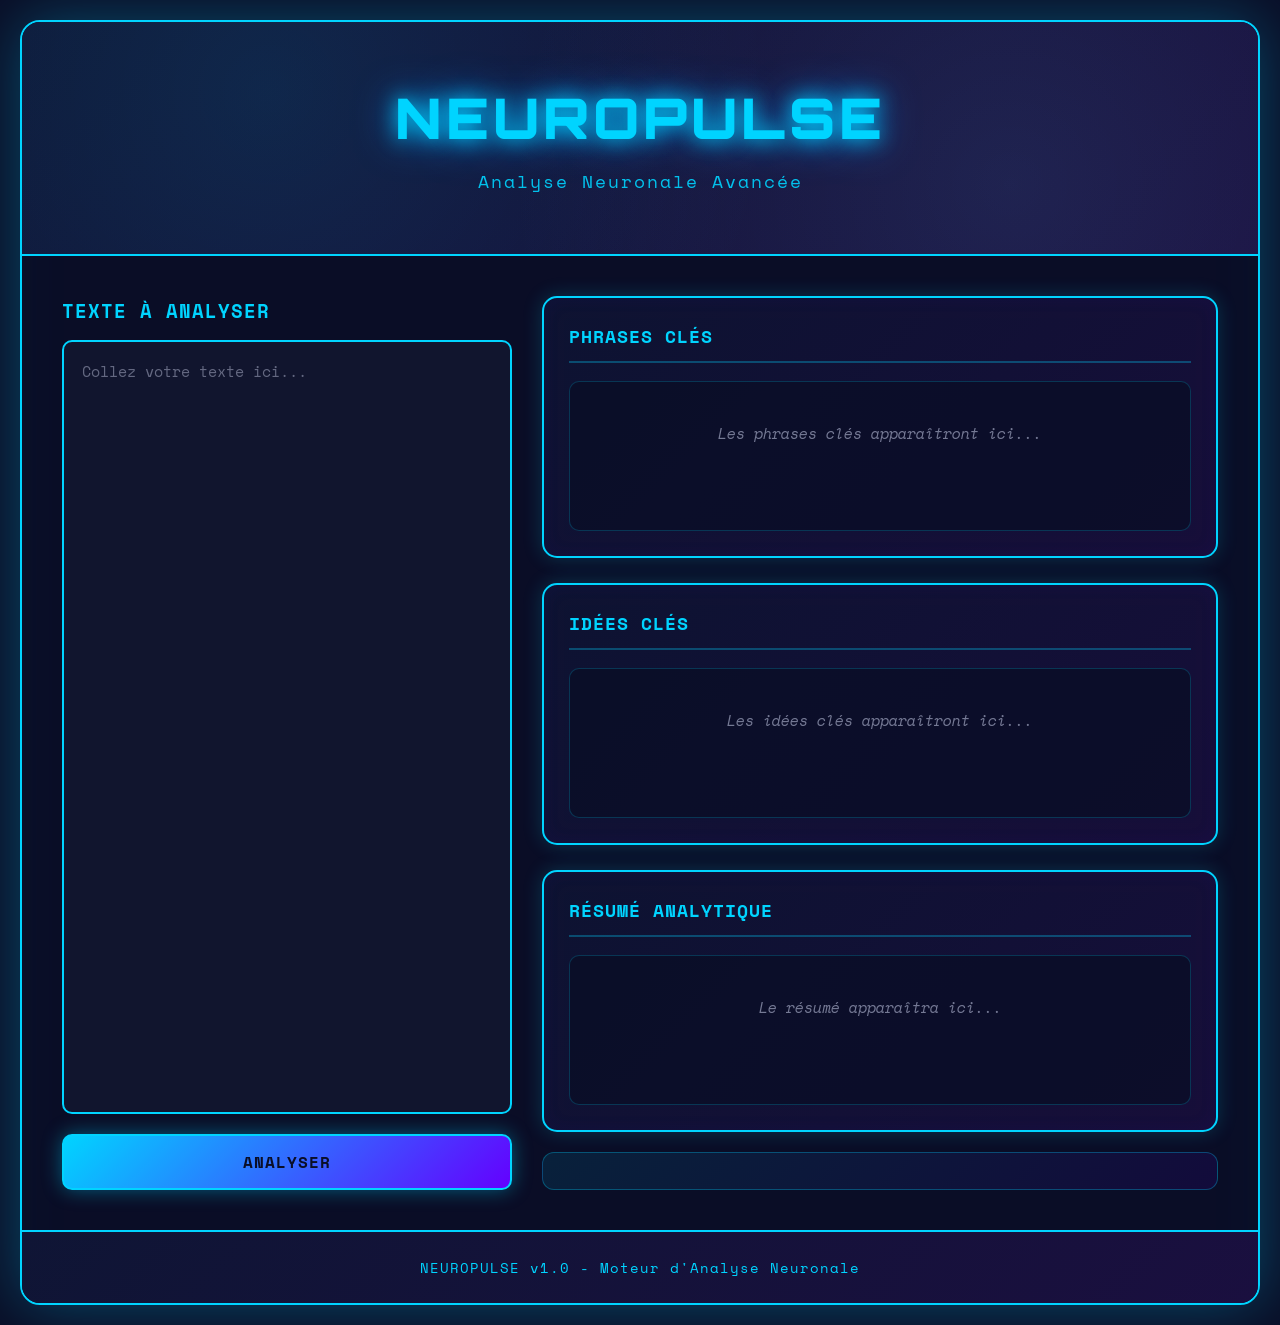
<file: web/index.html>
<!DOCTYPE html>
<html lang="fr">
<head>
    <meta charset="UTF-8">
    <meta name="viewport" content="width=device-width, initial-scale=1.0">
    <title>IA-ATOMIQUE - Résumeur de Texte</title>
    <link rel="stylesheet" href="style.css">
</head>
<body>
    <div class="container">
        <div class="header">
            <div class="neural-bg"></div>
            <h1>NEUROPULSE</h1>
            <p>Analyse Neuronale Avancée</p>
        </div>

        <div class="main-content">
            <div class="input-section">
                <h2>Texte à Analyser</h2>
                <textarea id="inputText" placeholder="Collez votre texte ici..."></textarea>
                <button id="summarizeBtn" onclick="summarizeText()">Analyser</button>
            </div>

            <div class="output-section">
                <div class="results-grid">
                    <div class="result-box">
                        <h3>Phrases Clés</h3>
                        <div id="keyPhrases" class="content-box">
                            <p class="placeholder">Les phrases clés apparaîtront ici...</p>
                        </div>
                    </div>

                    <div class="result-box">
                        <h3>Idées Clés</h3>
                        <div id="keyIdeas" class="content-box">
                            <p class="placeholder">Les idées clés apparaîtront ici...</p>
                        </div>
                    </div>

                    <div class="result-box">
                        <h3>Résumé Analytique</h3>
                        <div id="summary" class="content-box">
                            <p class="placeholder">Le résumé apparaîtra ici...</p>
                        </div>
                    </div>
                </div>

                <div id="stats" class="stats"></div>
            </div>
        </div>

        <div class="footer">
            <p>NEUROPULSE v1.0 - Moteur d'Analyse Neuronale</p>
        </div>
    </div>

    <script src="script.js"></script>
</body>
</html>
</file>
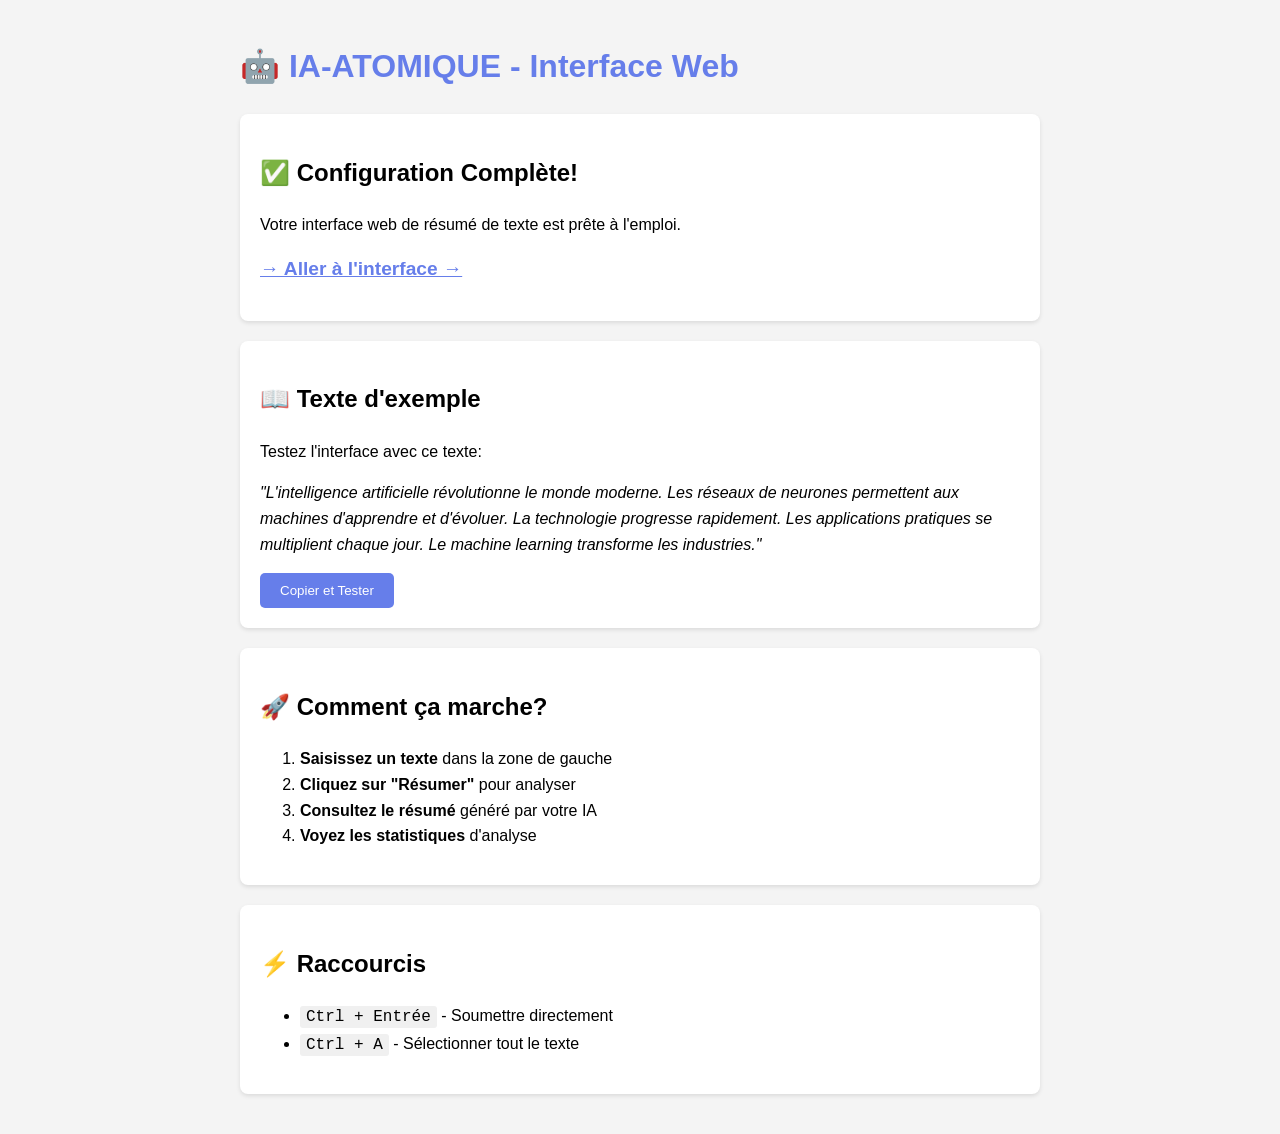
<file: web/demo.html>
<!DOCTYPE html>
<html lang="fr">
<head>
    <meta charset="UTF-8">
    <meta name="viewport" content="width=device-width, initial-scale=1.0">
    <title>Démo - IA-ATOMIQUE</title>
    <style>
        body {
            font-family: Arial, sans-serif;
            line-height: 1.6;
            max-width: 800px;
            margin: 0 auto;
            padding: 20px;
            background: #f4f4f4;
        }
        .demo-box {
            background: white;
            padding: 20px;
            border-radius: 8px;
            margin-bottom: 20px;
            box-shadow: 0 2px 4px rgba(0,0,0,0.1);
        }
        h1 { color: #667eea; }
        code {
            background: #f0f0f0;
            padding: 2px 6px;
            border-radius: 3px;
            font-family: 'Courier New', monospace;
        }
        button {
            background: #667eea;
            color: white;
            padding: 10px 20px;
            border: none;
            border-radius: 5px;
            cursor: pointer;
        }
        button:hover { background: #5568d3; }
    </style>
</head>
<body>
    <h1>🤖 IA-ATOMIQUE - Interface Web</h1>
    
    <div class="demo-box">
        <h2>✅ Configuration Complète!</h2>
        <p>Votre interface web de résumé de texte est prête à l'emploi.</p>
        <p><a href="/" style="font-size: 1.2em; color: #667eea;"><strong>→ Aller à l'interface →</strong></a></p>
    </div>

    <div class="demo-box">
        <h2>📖 Texte d'exemple</h2>
        <p>Testez l'interface avec ce texte:</p>
        <p><em>"L'intelligence artificielle révolutionne le monde moderne. Les réseaux de neurones permettent aux machines d'apprendre et d'évoluer. La technologie progresse rapidement. Les applications pratiques se multiplient chaque jour. Le machine learning transforme les industries."</em></p>
        <button onclick="copyAndGo()">Copier et Tester</button>
    </div>

    <div class="demo-box">
        <h2>🚀 Comment ça marche?</h2>
        <ol>
            <li><strong>Saisissez un texte</strong> dans la zone de gauche</li>
            <li><strong>Cliquez sur "Résumer"</strong> pour analyser</li>
            <li><strong>Consultez le résumé</strong> généré par votre IA</li>
            <li><strong>Voyez les statistiques</strong> d'analyse</li>
        </ol>
    </div>

    <div class="demo-box">
        <h2>⚡ Raccourcis</h2>
        <ul>
            <li><code>Ctrl + Entrée</code> - Soumettre directement</li>
            <li><code>Ctrl + A</code> - Sélectionner tout le texte</li>
        </ul>
    </div>

    <script>
        function copyAndGo() {
            const text = "L'intelligence artificielle révolutionne le monde moderne. Les réseaux de neurones permettent aux machines d'apprendre et d'évoluer. La technologie progresse rapidement. Les applications pratiques se multiplient chaque jour. Le machine learning transforme les industries.";
            window.location.href = '/?text=' + encodeURIComponent(text);
        }
    </script>
</body>
</html>
</file>
<file: web/style.css>
@import url('https://fonts.googleapis.com/css2?family=Orbitron:wght@400;700;900&family=Space+Mono:wght@400;700&display=swap');

* {
    margin: 0;
    padding: 0;
    box-sizing: border-box;
}

body {
    font-family: 'Space Mono', monospace;
    background: #0a0e27;
    color: #e0e6ff;
    min-height: 100vh;
    padding: 20px;
    overflow-x: hidden;
}

.container {
    max-width: 1400px;
    margin: 0 auto;
    background: rgba(10, 14, 39, 0.8);
    border: 2px solid #00d4ff;
    border-radius: 20px;
    box-shadow: 0 0 60px rgba(0, 212, 255, 0.3), inset 0 0 60px rgba(0, 212, 255, 0.05);
    overflow: hidden;
    display: flex;
    flex-direction: column;
    min-height: 100vh;
    backdrop-filter: blur(10px);
}

/* Header avec constellation neuronale */
.header {
    position: relative;
    background: linear-gradient(135deg, #0f1535 0%, #1a0f3f 100%);
    color: #00d4ff;
    padding: 60px 30px;
    text-align: center;
    border-bottom: 2px solid #00d4ff;
    overflow: hidden;
}

.neural-bg {
    position: absolute;
    top: 0;
    left: 0;
    right: 0;
    bottom: 0;
    background-image: 
        radial-gradient(circle at 20% 30%, rgba(0, 212, 255, 0.1) 0%, transparent 50%),
        radial-gradient(circle at 80% 70%, rgba(100, 200, 255, 0.1) 0%, transparent 50%);
    animation: neuralPulse 6s ease-in-out infinite;
}

@keyframes neuralPulse {
    0%, 100% { opacity: 0.3; }
    50% { opacity: 0.6; }
}

.header h1 {
    position: relative;
    font-family: 'Orbitron', sans-serif;
    font-size: 3.5em;
    margin-bottom: 15px;
    font-weight: 900;
    letter-spacing: 4px;
    text-shadow: 0 0 20px #00d4ff, 0 0 40px #0088ff;
    animation: glitch 3s ease-in-out infinite;
}

@keyframes glitch {
    0%, 100% {
        text-shadow: 0 0 20px #00d4ff, 0 0 40px #0088ff;
    }
    50% {
        text-shadow: 0 0 30px #00d4ff, 0 0 60px #6400ff;
    }
}

.header p {
    position: relative;
    font-size: 1.1em;
    opacity: 0.9;
    letter-spacing: 2px;
    color: #00d4ff;
}

.main-content {
    display: grid;
    grid-template-columns: 1fr 1.5fr;
    gap: 30px;
    padding: 40px;
    flex: 1;
    background: rgba(10, 14, 39, 0.5);
}

.input-section {
    display: flex;
    flex-direction: column;
}

.input-section h2,
.output-section h2 {
    color: #00d4ff;
    margin-bottom: 15px;
    font-size: 1.2em;
    font-weight: 600;
    letter-spacing: 1px;
    text-transform: uppercase;
}

textarea {
    width: 100%;
    flex: 1;
    padding: 18px;
    border: 2px solid #00d4ff;
    border-radius: 10px;
    font-family: 'Space Mono', monospace;
    font-size: 0.95em;
    resize: none;
    transition: all 0.3s ease;
    background: rgba(20, 25, 50, 0.7);
    color: #e0e6ff;
}

textarea:focus {
    outline: none;
    border-color: #6400ff;
    background: rgba(20, 25, 50, 0.9);
    box-shadow: 0 0 20px rgba(0, 212, 255, 0.4), inset 0 0 20px rgba(100, 0, 255, 0.1);
}

textarea::placeholder {
    color: rgba(224, 230, 255, 0.4);
}

button {
    width: 100%;
    padding: 14px 20px;
    margin-top: 20px;
    background: linear-gradient(135deg, #00d4ff 0%, #6400ff 100%);
    color: #0a0e27;
    border: 2px solid #00d4ff;
    border-radius: 10px;
    font-family: 'Space Mono', monospace;
    font-size: 1em;
    font-weight: 700;
    cursor: pointer;
    transition: all 0.3s ease;
    text-transform: uppercase;
    letter-spacing: 1px;
    box-shadow: 0 0 20px rgba(0, 212, 255, 0.4);
}

button:hover {
    transform: translateY(-3px);
    box-shadow: 0 0 40px rgba(0, 212, 255, 0.6), 0 10px 30px rgba(100, 0, 255, 0.3);
    border-color: #6400ff;
}

button:active {
    transform: translateY(-1px);
}

button:disabled {
    opacity: 0.5;
    cursor: not-allowed;
}

.results-grid {
    display: grid;
    grid-template-columns: 1fr;
    gap: 25px;
    margin-bottom: 20px;
}

.result-box {
    background: linear-gradient(135deg, rgba(15, 21, 53, 0.8) 0%, rgba(26, 15, 63, 0.8) 100%);
    border: 2px solid #00d4ff;
    border-radius: 15px;
    padding: 25px;
    transition: all 0.3s ease;
    box-shadow: 0 0 20px rgba(0, 212, 255, 0.2), inset 0 0 20px rgba(100, 0, 255, 0.05);
    backdrop-filter: blur(10px);
}

.result-box:hover {
    border-color: #6400ff;
    box-shadow: 0 0 40px rgba(100, 0, 255, 0.4), inset 0 0 20px rgba(100, 0, 255, 0.1);
    transform: translateY(-5px);
}

.result-box h3 {
    color: #00d4ff;
    margin-bottom: 18px;
    font-size: 1.1em;
    font-weight: 700;
    padding: 0;
    border-bottom: 2px solid rgba(0, 212, 255, 0.3);
    padding-bottom: 12px;
    letter-spacing: 1px;
    text-transform: uppercase;
}

.content-box {
    min-height: 150px;
    max-height: 350px;
    overflow-y: auto;
    padding: 18px;
    background: rgba(10, 14, 39, 0.8);
    border: 1px solid rgba(0, 212, 255, 0.2);
    border-radius: 10px;
    line-height: 1.8;
    color: #e0e6ff;
    font-size: 0.95em;
}

.content-box::-webkit-scrollbar {
    width: 8px;
}

.content-box::-webkit-scrollbar-track {
    background: rgba(0, 212, 255, 0.1);
    border-radius: 10px;
}

.content-box::-webkit-scrollbar-thumb {
    background: linear-gradient(135deg, #00d4ff 0%, #6400ff 100%);
    border-radius: 10px;
}

.content-box::-webkit-scrollbar-thumb:hover {
    background: linear-gradient(135deg, #6400ff 0%, #00d4ff 100%);
}

.placeholder {
    color: rgba(224, 230, 255, 0.5);
    font-style: italic;
    text-align: center;
    padding: 20px;
}

.stats {
    margin-top: 20px;
    padding: 18px;
    background: linear-gradient(135deg, rgba(0, 212, 255, 0.1) 0%, rgba(100, 0, 255, 0.1) 100%);
    border: 1px solid rgba(0, 212, 255, 0.3);
    border-radius: 12px;
    font-size: 0.9em;
    color: #00d4ff;
    line-height: 1.8;
    font-family: 'Space Mono', monospace;
}

.footer {
    background: linear-gradient(135deg, #0f1535 0%, #1a0f3f 100%);
    padding: 25px;
    text-align: center;
    color: #00d4ff;
    border-top: 2px solid #00d4ff;
    font-size: 0.9em;
    letter-spacing: 1px;
}

@media (max-width: 1024px) {
    .main-content {
        grid-template-columns: 1fr;
        gap: 25px;
    }
}

@media (max-width: 768px) {
    .header h1 {
        font-size: 2.5em;
    }

    .main-content {
        grid-template-columns: 1fr;
        gap: 20px;
        padding: 20px;
    }

    .results-grid {
        gap: 15px;
    }

    textarea,
    .content-box {
        min-height: 200px;
        max-height: 300px;
    }

    .result-box {
        padding: 18px;
    }
}
</file>
